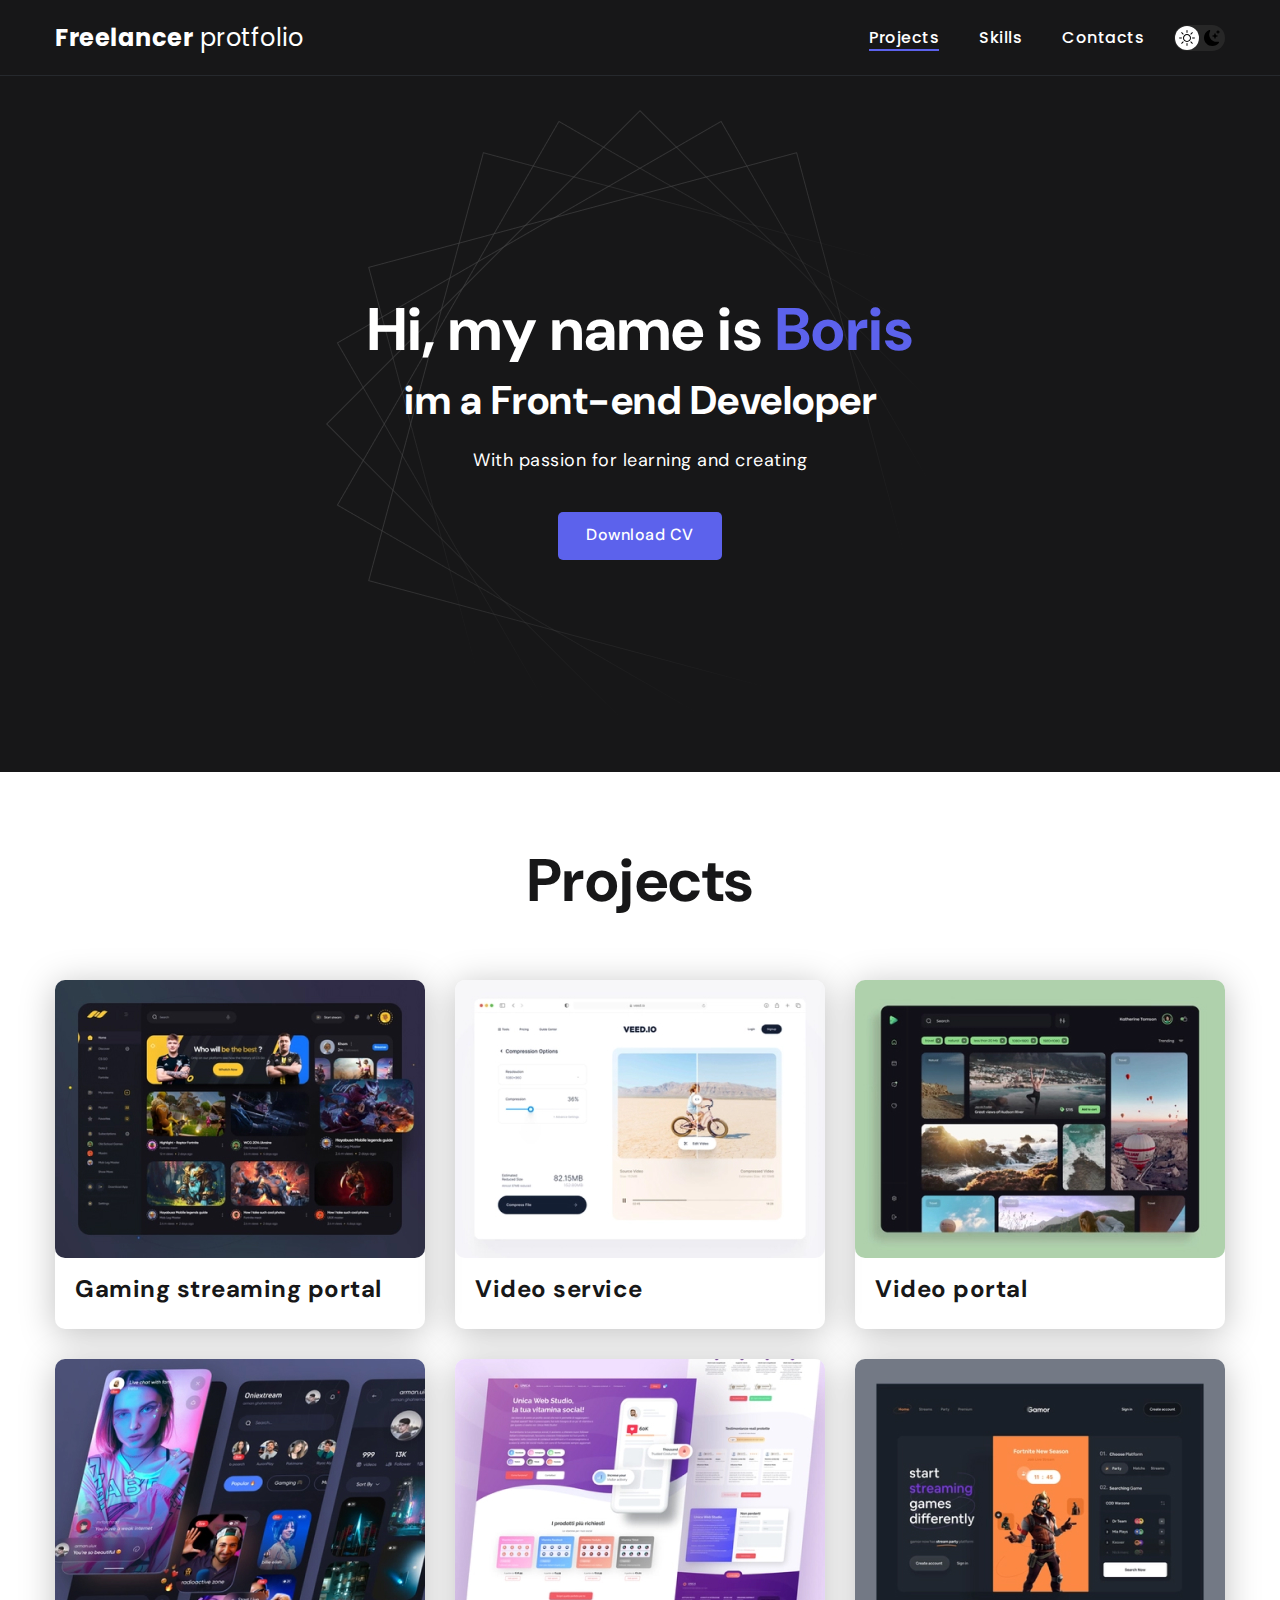
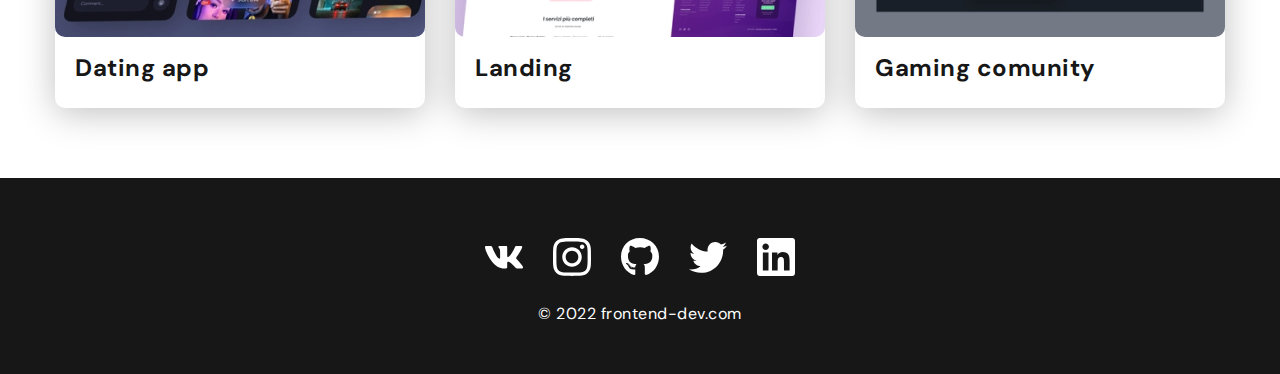
<file: index.html>
<!DOCTYPE html>
<html lang="en">
<head>
    <meta charset="UTF-8">
    <meta http-equiv="X-UA-Compatible" content="IE=edge">
    <meta name="viewport" content="width=device-width, initial-scale=1.0">
    <title>Freelacer protfolio</title>
    <link rel="stylesheet" href="./css/main.css">
</head>
<body>
    <nav class="nav">
        <div class="container">
            <div class="nav-row">
            <a href="./index.html" class="logo"> <strong>Freelancer</strong> protfolio</a>

            <button class="dark-mode-btn">
                <img src="./css/img/icon/sun.svg" alt="Light mode" class="dark-mode-btn__icon">
                <img src="./css/img/icon/moon.svg" alt="Night mode" class="dark-mode-btn__icon">
            </button>


            <ul class="nav-list">
                <li class="nav-list__item"> <a href="./project-page.html" class="nav-list__link nav-list__link--active">Projects</a></li> 
                <li class="nav-list__item"> <a href="./Skills.html" class="nav-list__link">Skills</a></li> 
                <li class="nav-list__item"> <a href="./contacts.html" class="nav-list__link">Contacts</a></li>
            </ul>
         </div>
        </div>
    </nav> 
   <header class="header">
    <div class="header__wrapper">
        <h1 class="header__title"> 
            <strong>Hi, my name is <em>Boris</em></strong><br>
             im a Front-end Developer
        </h1>
        <div class="header__text">
             <p>With passion for learning and creating</p>
        </div>
        <a href="#!" class="btn">Download CV</a>
    </div>
   </header>
   <main class="section">
     <div class="class container">
        <h2 class="title-1">Projects</h2>
         <ul class="projects">
            <li class="project">
                <a href="./project-page.htlm">
                <img src="./css/img/projects/01.jpg" alt="Project img" class="project__img">
                <h3 class="project__title">Gaming streaming portal</h3>
            </a>
            </li>
            <li class="project">
                <a href="./project-page.htlm">
                <img src="./css/img/projects/02.jpg" alt="Project img" class="project__img">
                <h3 class="project__title">Video service</h3>
            </a>
            </li>
            <li class="project">
                <a href="./project-page.htlm">
                <img src="./css/img/projects/03.jpg" alt="Project img" class="project__img">
                <h3 class="project__title">Video portal</h3>
            </a>
            </li>
            <li class="project">
                <img src="./css/img/projects/04.jpg" alt="Project img" class="project__img">
                <h3 class="project__title">Dating app</h3>
            </li>
            <li class="project">
                <img src="./css/img/projects/05.jpg" alt="Project img" class="project__img">
                <h3 class="project__title">Landing</h3>
            </li>
            <li class="project">
                <img src="./css/img/projects/06.jpg" alt="Project img" class="project__img">
                <h3 class="project__title">Gaming comunity</h3>
            </li>
            
        </ul>
      </div>
    </main>

    <footer class="footer">
        <div class="container footer__wrapper">
        
            <ul class="social">
                <li class="social__item"><a href="#"><img src="./css/img/icon/vk.svg" alt="Link"></a></li>
                <li class="social__item"><a href="#"><img src="./css/img/icon/instagram.svg" alt="Link"></a></li>
                <li class="social__item"><a href="#"><img src="./css/img/icon/gitHub.svg" alt="Link"></a></li>
                <li class="social__item"><a href="#"><img src="./css/img/icon/twitter.svg" alt="Link"></a></li>
                <li class="social__item"><a href="#"><img src="./css/img/icon/linkedIn.svg" alt="Link"></a></li>
            </ul>
            <div class="copyright">
                <p>© 2022 frontend-dev.com</p>
               </div>
              </div>
            </div>
    </footer>
    <script src="./js/main.js"></script>
</body>
</html>
</file>
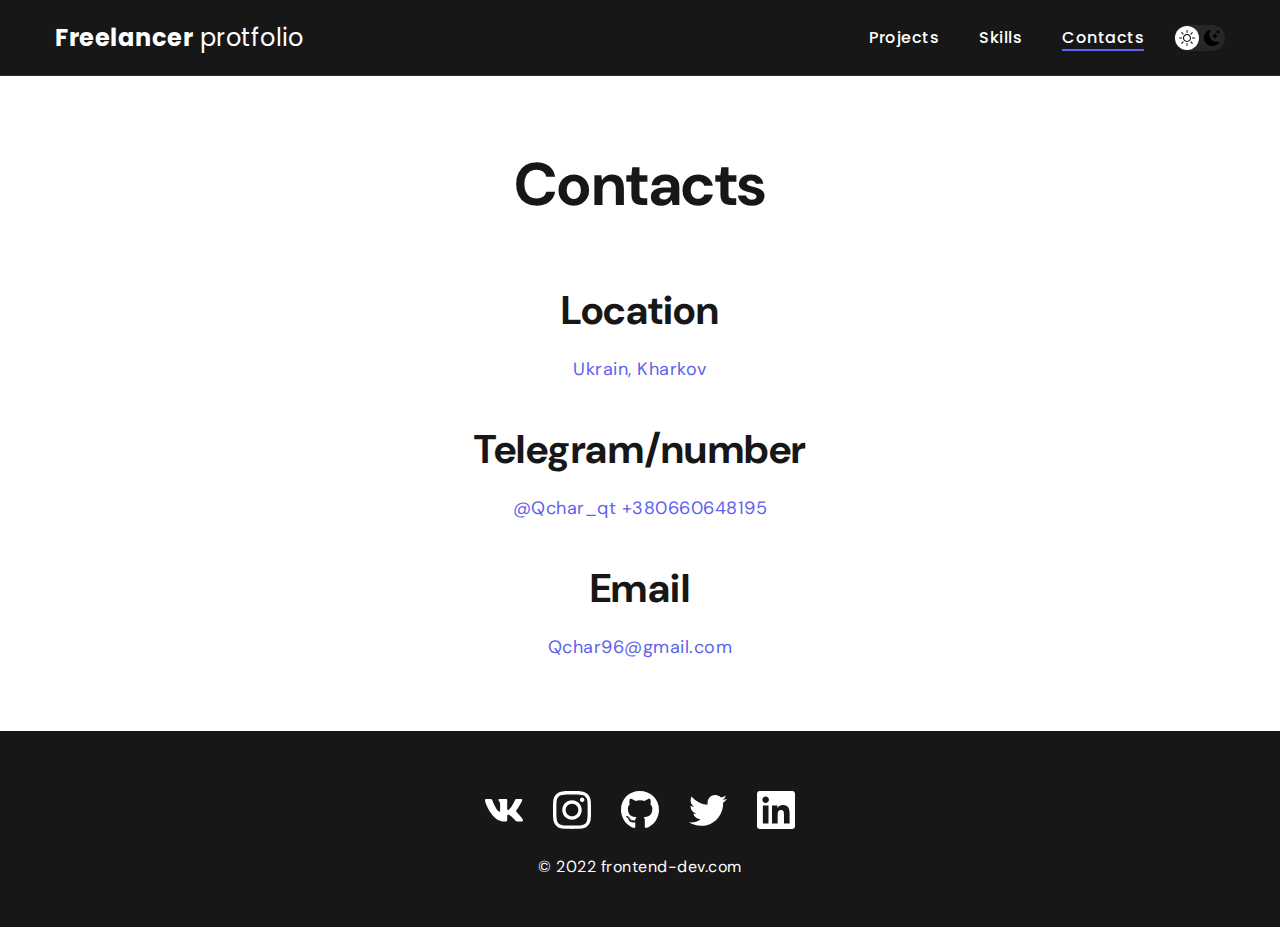
<file: contacts.html>
<!DOCTYPE html>
<html lang="en">
<head>
    <meta charset="UTF-8">
    <meta http-equiv="X-UA-Compatible" content="IE=edge">
    <meta name="viewport" content="width=device-width, initial-scale=1.0">
    <title>Freelacer protfolio</title>
    <link rel="stylesheet" href="./css/main.css">
</head>
<body>
    <nav class="nav">
        <div class="container">
            <div class="nav-row">
            <a href="./index.html" class="logo"> <strong>Freelancer</strong> protfolio</a>

            <button class="dark-mode-btn">
                <img src="./css/img/icon/sun.svg" alt="Light mode" class="dark-mode-btn__icon">
                <img src="./css/img/icon/moon.svg" alt="Night mode" class="dark-mode-btn__icon">
            </button>



            <ul class="nav-list">
                <li class="nav-list__item"> <a href="./project-page.html" class="nav-list__link">Projects</a></li> 
                <li class="nav-list__item"> <a href="./skills.html" class="nav-list__link ">Skills</a></li> 
                <li class="nav-list__item"> <a href="./contacts.html" class="nav-list__link nav-list__link--active">Contacts</a></li>
            </ul>
         </div>
        </div>
    </nav> 
  
   <main class="section">
     <div class="container">
        <h1 class="title-1">Contacts</h1>


            <ul class="content-list">
                <li class="content-list__item">
                    <h2 class="title-2">Location</h2>
                    <p class="purple-color">Ukrain, Kharkov</p>
                </li>
                <li class="content-list__item">
                    <h2 class="title-2">Telegram/number</h2>
                    <p class="purple-color"><a href="https://t.me/Qchar_qt">@Qchar_qt</a> +380660648195</p>
                </li>
                <li class="content-list__item">
                    <h2 class="title-2">Email</h2>
                    <p><a href="mailto:Qchar96@gmail.com">Qchar96@gmail.com</a></p>
                </li>
        </ul>
        


        </div>
      </div>
    </main>

    <footer class="footer">
        <div class="container footer__wrapper">
        
            <ul class="social">
                <li class="social__item"><a href="#"><img src="./css/img/icon/vk.svg" alt="Link"></a></li>
                <li class="social__item"><a href="#"><img src="./css/img/icon/instagram.svg" alt="Link"></a></li>
                <li class="social__item"><a href="#"><img src="./css/img/icon/gitHub.svg" alt="Link"></a></li>
                <li class="social__item"><a href="#"><img src="./css/img/icon/twitter.svg" alt="Link"></a></li>
                <li class="social__item"><a href="#"><img src="./css/img/icon/linkedIn.svg" alt="Link"></a></li>
            </ul>
            <div class="copyright">
                <p>© 2022 frontend-dev.com</p>
               </div>
              </div>
            </div>
    </footer>
    <script src="./js/main.js"></script>
</body>
</html>
</file>
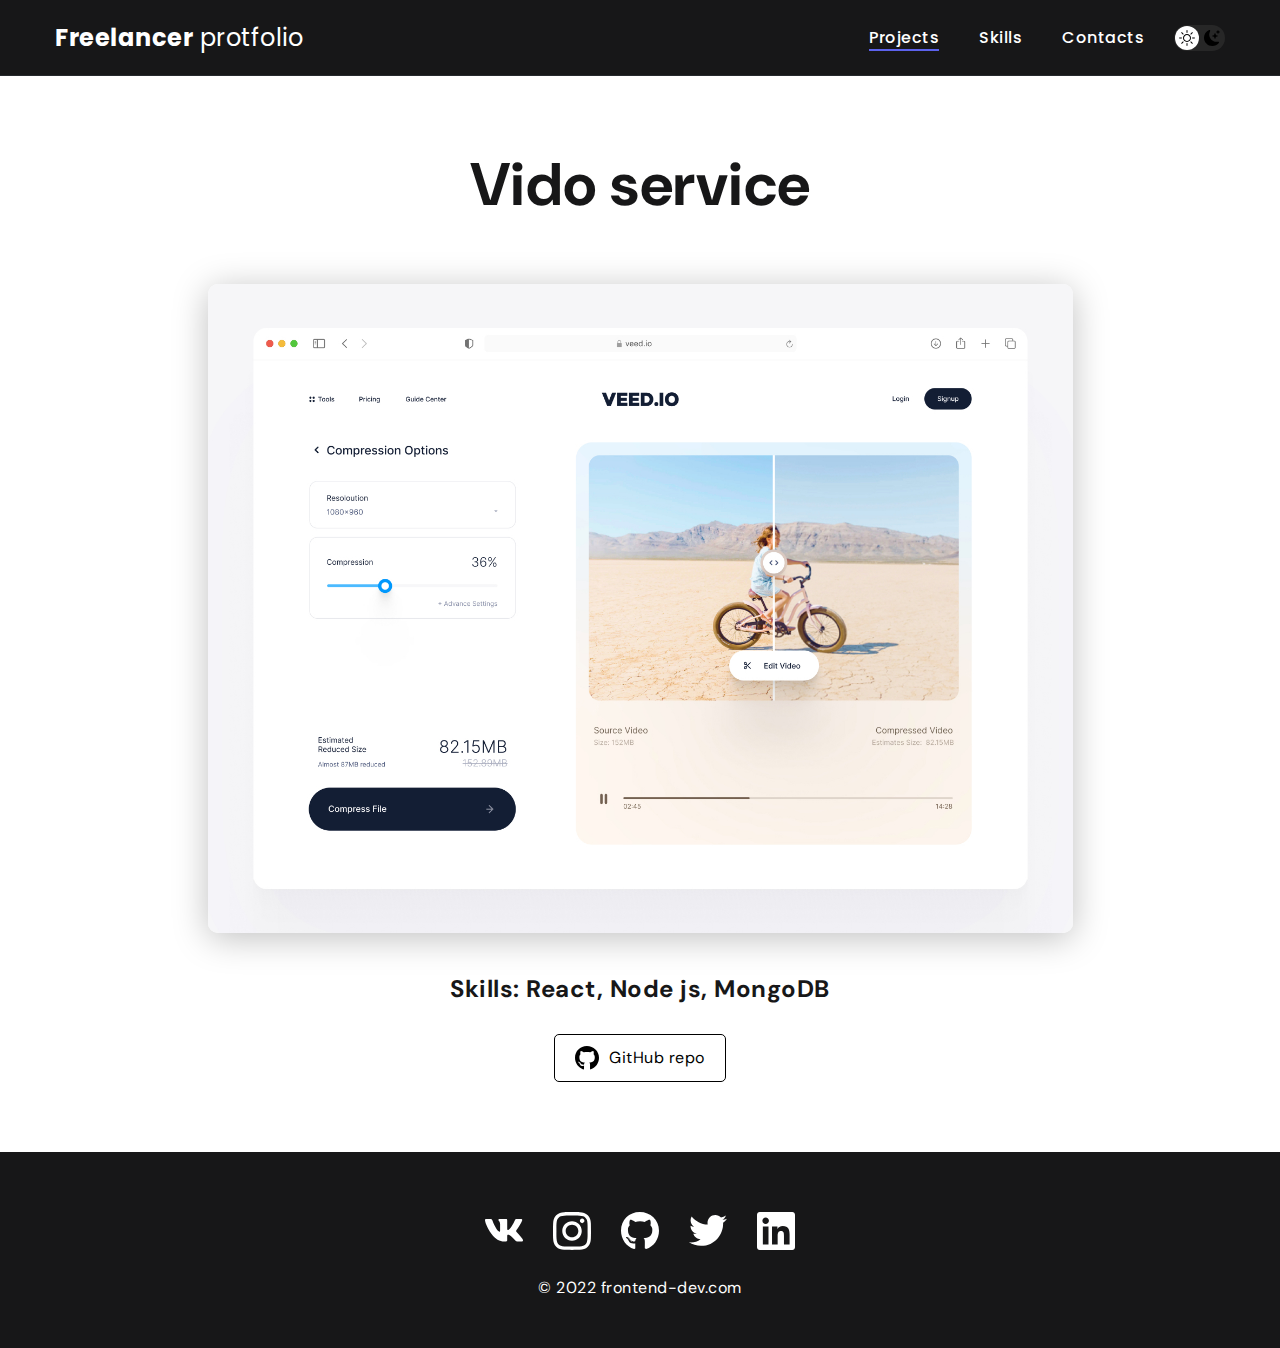
<file: project-page.html>
<!DOCTYPE html>
<html lang="en">
<head>
    <meta charset="UTF-8">
    <meta http-equiv="X-UA-Compatible" content="IE=edge">
    <meta name="viewport" content="width=device-width, initial-scale=1.0">
    <title>Freelacer protfolio</title>
    <link rel="stylesheet" href="./css/main.css">
</head>
<body>
    <nav class="nav">
        <div class="container">
            <div class="nav-row">
            <a href="./index.html" class="logo"> <strong>Freelancer</strong> protfolio</a>

            <button class="dark-mode-btn">
                <img src="./css/img/icon/sun.svg" alt="Light mode" class="dark-mode-btn__icon">
                <img src="./css/img/icon/moon.svg" alt="Night mode" class="dark-mode-btn__icon">
            </button>



            <ul class="nav-list">
                <li class="nav-list__item"> <a href="./project-page.html" class="nav-list__link nav-list__link--active">Projects</a></li> 
                <li class="nav-list__item"> <a href="./skills.html" class="nav-list__link">Skills</a></li> 
                <li class="nav-list__item"> <a href="./contacts.html" class="nav-list__link">Contacts</a></li>
            </ul>
         </div>
        </div>
    </nav> 
  
   <main class="section">
     <div class="container">
        <div class="project-details">

        <h1 class="title-1">Vido service</h1>
        
            <img src="./css/img/projects/02-big.jpg" alt="" class="project-details__cover">
            
            <div class="project-details__desc">
                <p>Skills: React, Node js, MongoDB</p>
            </div>

            <a href="#!" class="btn-outline">
                <img src="./css/img/icon/gitblack.svg" alt="">
                GitHub repo
            </a>

        </div>
      </div>
    </main>

    <footer class="footer">
        <div class="container footer__wrapper">
        
            <ul class="social">
                <li class="social__item"><a href="#"><img src="./css/img/icon/vk.svg" alt="Link"></a></li>
                <li class="social__item"><a href="#"><img src="./css/img/icon/instagram.svg" alt="Link"></a></li>
                <li class="social__item"><a href="#"><img src="./css/img/icon/gitHub.svg" alt="Link"></a></li>
                <li class="social__item"><a href="#"><img src="./css/img/icon/twitter.svg" alt="Link"></a></li>
                <li class="social__item"><a href="#"><img src="./css/img/icon/linkedIn.svg" alt="Link"></a></li>
            </ul>
            <div class="copyright">
                <p>© 2022 frontend-dev.com</p>
               </div>
              </div>
            </div>
    </footer>
    <script src="./js/main.js"></script>
</body>
</html>
</file>
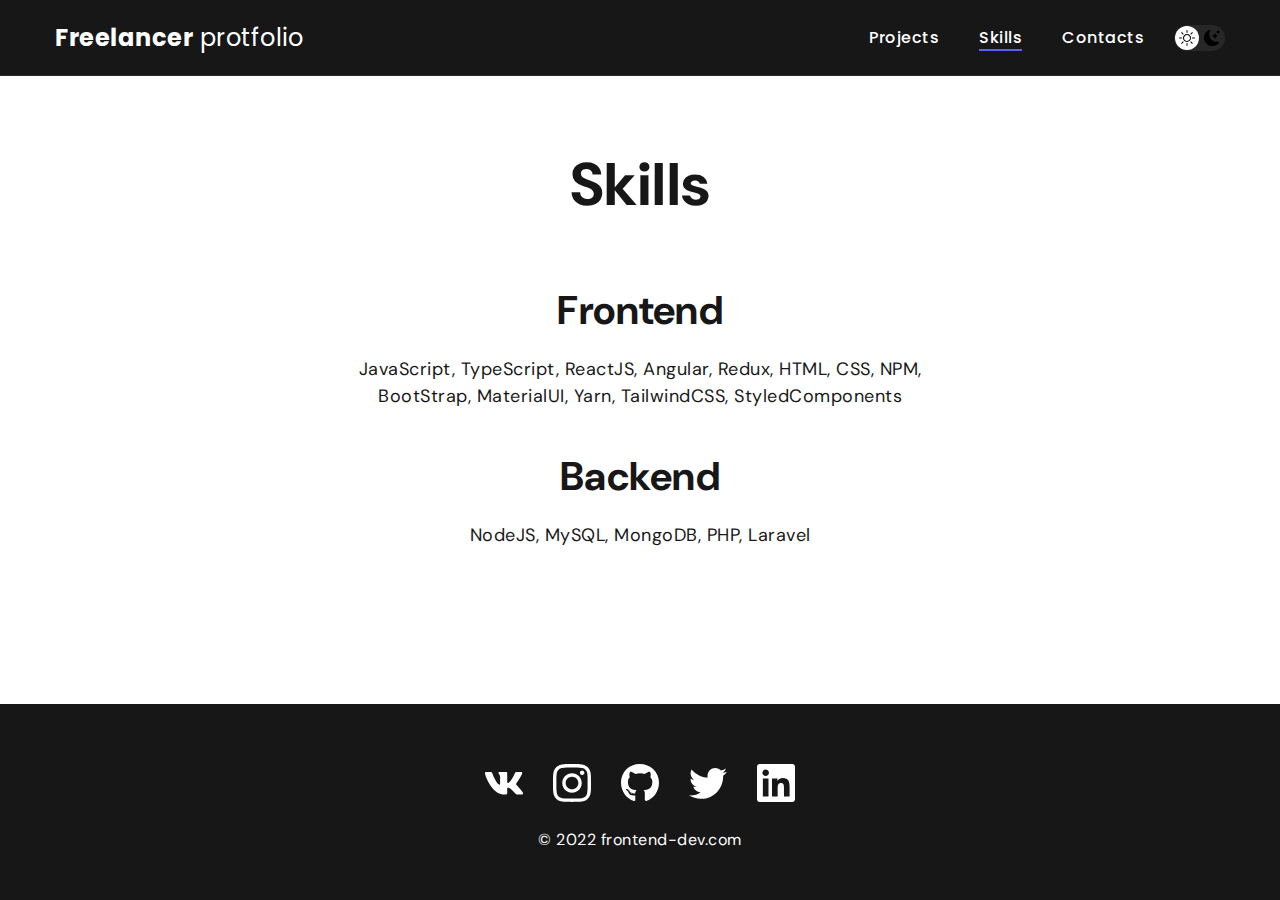
<file: Skills.html>
<!DOCTYPE html>
<html lang="en">
<head>
    <meta charset="UTF-8">
    <meta http-equiv="X-UA-Compatible" content="IE=edge">
    <meta name="viewport" content="width=device-width, initial-scale=1.0">
    <title>Freelacer protfolio</title>
    <link rel="stylesheet" href="./css/main.css">
</head>
<body >
    <nav class="nav">
        <div class="container">
            <div class="nav-row">
            <a href="./index.html" class="logo"> <strong>Freelancer</strong> protfolio</a>

            <button class="dark-mode-btn">
                <img src="./css/img/icon/sun.svg" alt="Light mode" class="dark-mode-btn__icon">
                <img src="./css/img/icon/moon.svg" alt="Night mode" class="dark-mode-btn__icon">
            </button>


            
            <ul class="nav-list">
                <li class="nav-list__item"> <a href="./project-page.html" class="nav-list__link">Projects</a></li> 
                <li class="nav-list__item"> <a href="./skills.html" class="nav-list__link nav-list__link--active">Skills</a></li> 
                <li class="nav-list__item"> <a href="./contacts.html" class="nav-list__link">Contacts</a></li>
            </ul>
         </div>
        </div>
    </nav> 
  
   <main class="section">
     <div class="container">
        <h1 class="title-1">Skills</h1>
        <ul class="content-list">
            <li class="content-list__item">
            <h2 class="title-2">Frontend </h2>
        <p>JavaScript, TypeScript, ReactJS, Angular, Redux, HTML, CSS, NPM, BootStrap, MaterialUI, Yarn, TailwindCSS, StyledComponents</p>
        </li>
            <li class="content-list__item">
                <h2 class="title-2">Backend </h2>
        <p>NodeJS, MySQL, MongoDB, PHP, Laravel</p>
            </li>
        </ul>
        

        </div>
      </div>
    </main>

    <footer class="footer">
        <div class="container footer__wrapper">
        
            <ul class="social">
                <li class="social__item"><a href="#"><img src="./css/img/icon/vk.svg" alt="Link"></a></li>
                <li class="social__item"><a href="#"><img src="./css/img/icon/instagram.svg" alt="Link"></a></li>
                <li class="social__item"><a href="#"><img src="./css/img/icon/gitHub.svg" alt="Link"></a></li>
                <li class="social__item"><a href="#"><img src="./css/img/icon/twitter.svg" alt="Link"></a></li>
                <li class="social__item"><a href="#"><img src="./css/img/icon/linkedIn.svg" alt="Link"></a></li>
            </ul>
            <div class="copyright">
                <p>© 2022 frontend-dev.com</p>
               </div>
              </div>
            </div>
    </footer>
    <script src="./js/main.js"></script>
</body>
</html>
</file>
<file: css/main.css>
@import './reset.css';
@import url('https://fonts.googleapis.com/css2?family=DM+Sans:wght@400;500;700&family=Poppins:wght@400;500;700&display=swap');


/* font-family: 'DM Sans', sans-serif; */
/* font-family: 'Poppins', sans-serif; */
:root {
  --blackpure: #000;
  --black: #171718;
  --black-border: #26292D;
  --white:#fff;
  --purple:#5C62EC;
  --text-color:var(--black);

  --dark-bg:var(--black);
  --dark-border:var(--black-border);
  --header-text:var(--white);
  --accent:var(--purple);

  
  /* lightn mode */
  --page-bg:var(--white);
  --text-color:var(--black);

  --title-1:var(--accent)

  --project-card-bg:var(--white);
  --project-card-text:var(--black);
  --box-shadow:0px 5px 35px rgba(0, 0, 0, 0.25);


}

.dark {
    --page-bg:#252526;
    --text-color:var(--white);

    --title-1:var(--white);

    --project-card-bg:var(--black)
    --project-card-text:var(--white);
    --box-shadow:0px 5px 35px rgba(0, 0, 0, 0.8);

 
}



html, body {
    font-family: 'DM Sans', sans-serif;
    letter-spacing: 0.5px;
    
    min-height: 100vh;
    display:flex;
    flex-direction: column;

    background-color: var(--page-bg);
    color:var(--text-color)
}
/* general */
.section {
    padding: 70px 0;
   
   }
   
   
   
   .title-1 {

       margin-bottom: 60px;
       font-size: 60px;
       font-weight: 700;
       line-height: 1.3;
       color:var(--title-1);
       text-align: center;
   
   
   }
   
   .title-2 {
       margin-bottom: 20px;
   
   font-size: 40px;
   line-height: 1.3;
   
   font-weight: 700;
   
   
   }
   
   .purple-color{
    color:var(--accent)
   }


.container {
    margin: 0 auto;
    padding: 0 15px;
    max-width: 1200px;

}

.none { display: none !important; }

/* nav */
.nav {
    padding: 20px 0;
    border-bottom: 1px solid var(--dark-border);
    background-color:var(--dark-bg);
    color: var(--header-text);

}

.nav-row {
    display: flex;
    justify-content: flex-end;
    align-items: center;
    column-gap: 30px;
    row-gap: 20px;
    flex-wrap: wrap;
}

.logo {
    margin-right: auto;
    color:var(--header-text);
    font-size: 24px;
    font-family: 'Poppins', sans-serif;
}

.logo strong {
    font-weight: 700;
}

.nav-list{
    display: flex;
    flex-wrap: wrap;
    row-gap: 10px;
    align-items: center;
    column-gap: 40px;
    font-size: 16px;
    font-weight: 500;
    font-family: 'Poppins', sans-serif;

}



.nav-list__link {
    color:var(--header-text);

}

.nav-list__link--active {
position: relative;
}

.nav-list__link--active::before {

content: "";
position:absolute;
left:0;
top:100%;
display:block;
height: 2px;
width: 100%;
background-color:var(--accent);
}

/* Dark mode button */

.dark-mode-btn {
    order: 9;

    position: relative;
    display: flex;
    justify-content: space-between;

    width: 51px;
    height: 26px;
    padding: 5px;
    
    border-radius: 50px;
    background-color:#272727;
    
}

.dark-mode-btn::before{
    content: "";
   
    position: absolute;
    top: 1px;
    left: 1px;

display: block;
width: 24px;
height: 24px;

border-radius: 50%;
background-color: var(--white);

transition: left 0.2s ease-in;
}

.dark-mode-btn--active::before{
    left:26px;
}

.dark-mode-btn__icon {
    position: relative;
    z-index: 9;

}




.nav-list__link:hover{
    opacity: 0.8 ;
    transition: opacity 0.2s ease-in;
}

/* header */

.header {
    padding: 40px 0;
    min-height: 696px;
    display: flex;
    justify-content: center ;
    align-items: center;
    
    background-color: var(--dark-bg);
    background-image: url('./img/header-bg.png');
    background-repeat: no-repeat;
    background-size: auto;
    background-position:center center;

    color:var(--header-text);
    text-align: center;
 
}

.header__wrapper {
    padding: 0 15px;
    max-width: 660px;


}

.header__title {
    margin-bottom: 20px;
    font-size: 40px;
    font-weight: 700;
    line-height: 1.4;

}
.header__title strong {
    font-size: 60px;
    font-weight: 700;

}

.header__title em {
    font-style: normal ;
    color: var(--accent)
}


.header__text {
    margin-bottom: 40px;
font-size: 18px;
line-height: 1.333;
}

.header__text p+p {
margin-top: 1em;
}
/* button */
.btn {
    display: inline-block;
    height: 48px;
    padding: 12px 28px;
    border-radius: 5px;
    background-color: var(--accent);
    color:var(--white);
    letter-spacing: 0.15;
    font-size: 16px;
    font-weight: 500;

    transition: opacity 0.2s ease-in;
}

.btn:hover {
    opacity: 0.8;
}

.btn:active {
    position:relative;
    top: 1px; 
}

/* btn outline */

.btn-outline {
    display: flex;
    column-gap: 10px;
    align-items: center;

    height: 48px;
    padding: 12px 20px;

    border-radius: 5px;
    border: 1px solid var(--blackpure);
    background-color:var(--white) ;
    color:var(--blackpure);

    transition: opacity 0.2s ease-in;
    
    

}

.btn-outline:hover {
    opacity: 0.8;
}

.btn-outline:active {
    position:relative;
    top: 1px; 
}



/* project */

.projects {

    display: flex;
    flex-wrap: wrap;
    justify-content: center;
    column-gap: 30px;
    row-gap: 30px;
    

}

.project {

   max-width: 370px;
   background-color:var(--project-card-bg);
   box-shadow: var(--box-shadow);
   border-radius: 10px;
}

.project__img {
    border-radius: 10px;


}

.project__title {
padding: 15px 20px 25px;
font-weight: 700;
font-size: 24px;
line-height: 130%;
color:var(--project-card-text);
}

/* Project details */

.project-details {
    margin: 0 auto;
    max-width: 865px;

    display: flex;
    flex-direction: column;
    align-items: center;
    text-align: center;


}

.project-details__cover {
    max-width: 100%;
    margin-bottom: 40px;
    box-shadow:0px 5px 35px rgba(0, 0, 0, 0.25);
    border-radius: 10px;

}

.project-details__desc {
    margin-bottom: 30px;
    font-weight: 700;
    font-size: 24px;
    line-height: 130%;
    
}

/* content list */



.content-list {

    margin: 0 auto;
    max-width: 570px;
    display: flex ;
    flex-direction:column;
    align-items: center; 
    row-gap: 40px;
    text-align:center;


}


.content-list a{
color: var(--accent);
}

.content-list__item {
    font-size: 18px;
    line-height: 1.5;

}

.content-list__item p+p {
    margin-top: 0.5em;
}

  /* footer */

  
    


  .footer {
        margin-top: auto;
        padding: 60px 0 50px;
        background-color: var(--dark-bg);
        color:var(--header-text);
  }
  
  .footer__wrapper {
    display: flex;
    flex-direction: column;
    align-items: center;
    row-gap: 27px;
  }
  

  .social {
    display:flex;
    column-gap: 30px;
    align-items: center;


  }
  
  .copyright {
    font-size: 16px;

  }

  @media (max-width: 620px) {
    .header {
        min-height: unset;
    }

    .header__title {
        font-size: 30px;
    }

    .header__title strong {
        font-size: 40px;
    }
    /* nav */

    .nav-row {
        justify-content: space-between;

    }
    .dark-mode-btn {
        order:0 ;
    }

    .section {
        padding: 40px 0;   
    }

    .title-1{
        margin-bottom: 30px;
        font-size: 40px;
    }
    .title-2 {
        margin-bottom: 10px;
        font-size:30px ;
    }
    .project__title {

        font-size: 22px;
    }
    .footer {
        padding: 40px 0 30px;
    }
    .social-item {
        width: 28px;
    }
    .social {
        column-gap: 20px;
    }
    
    .content-list{
        row-gap: 20px;
    }

    .content-list__item {
        font-size: 16px;
    }



    }
</file>
